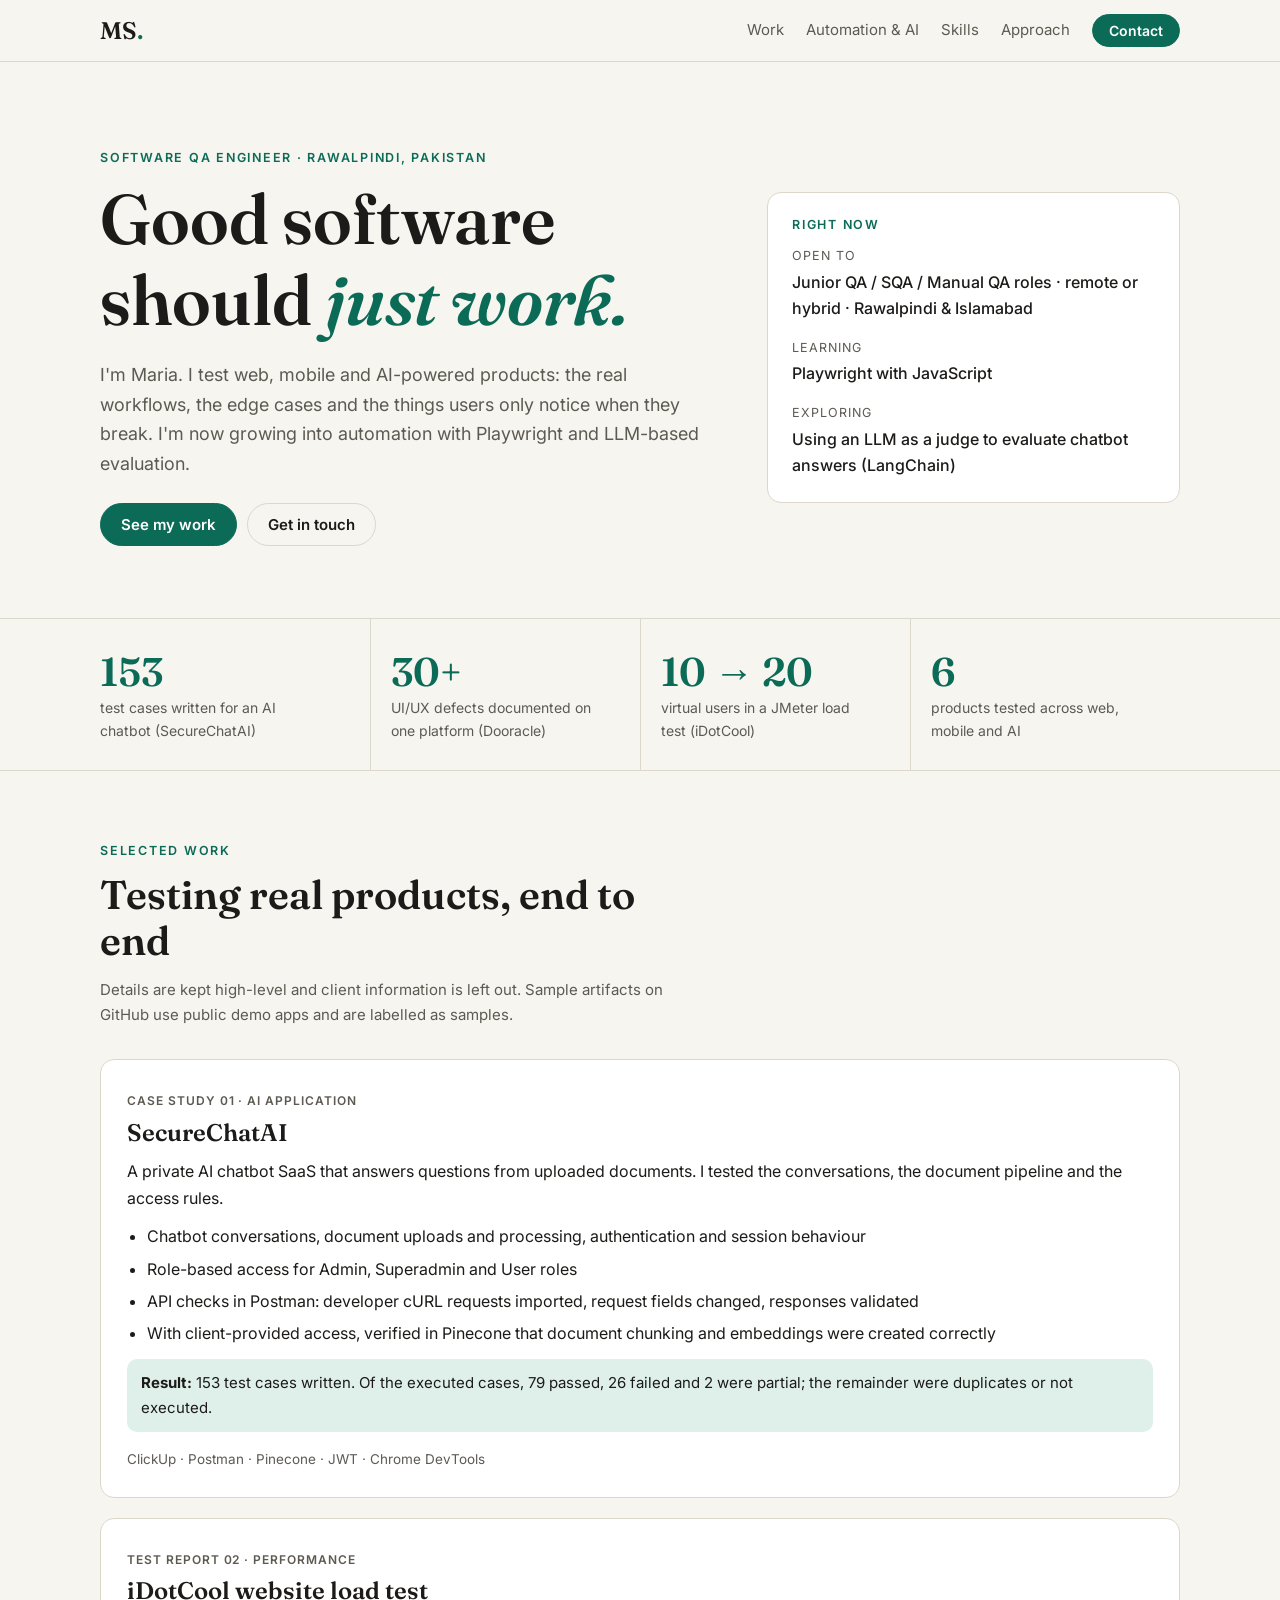
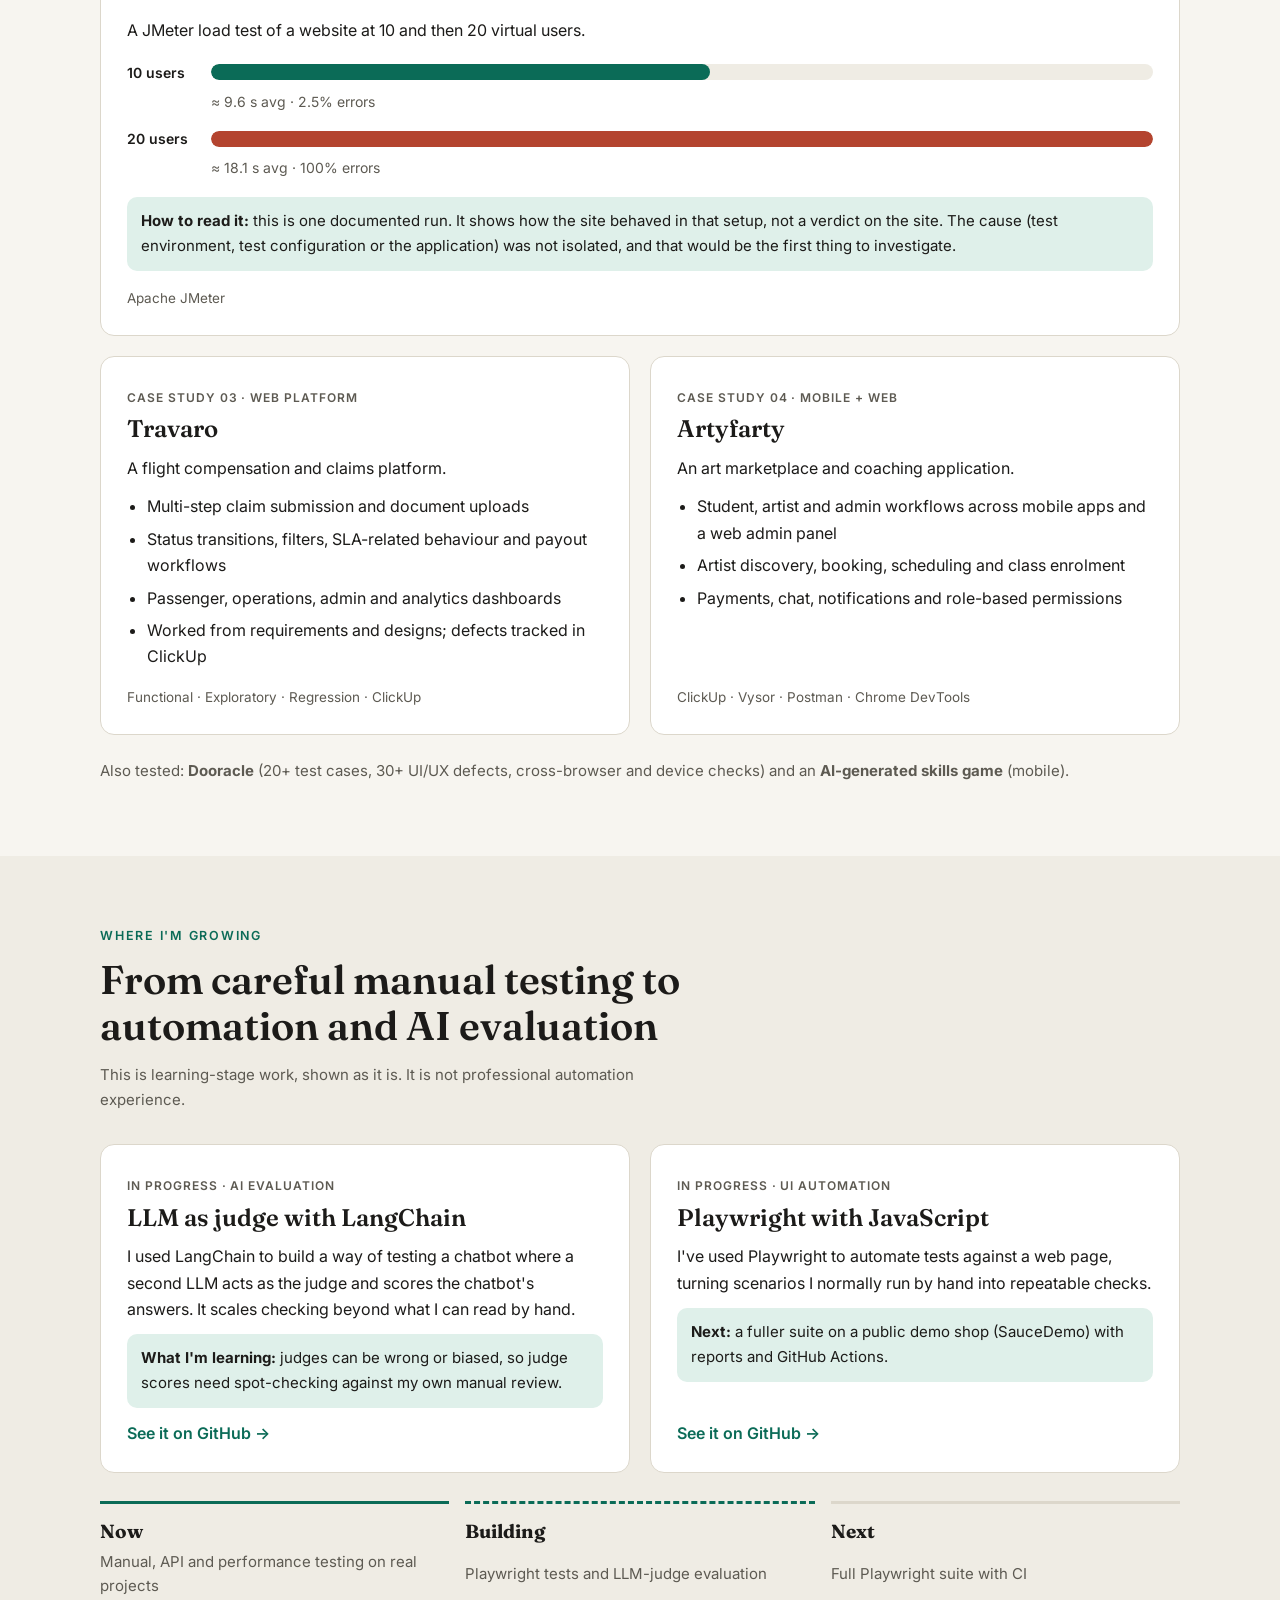
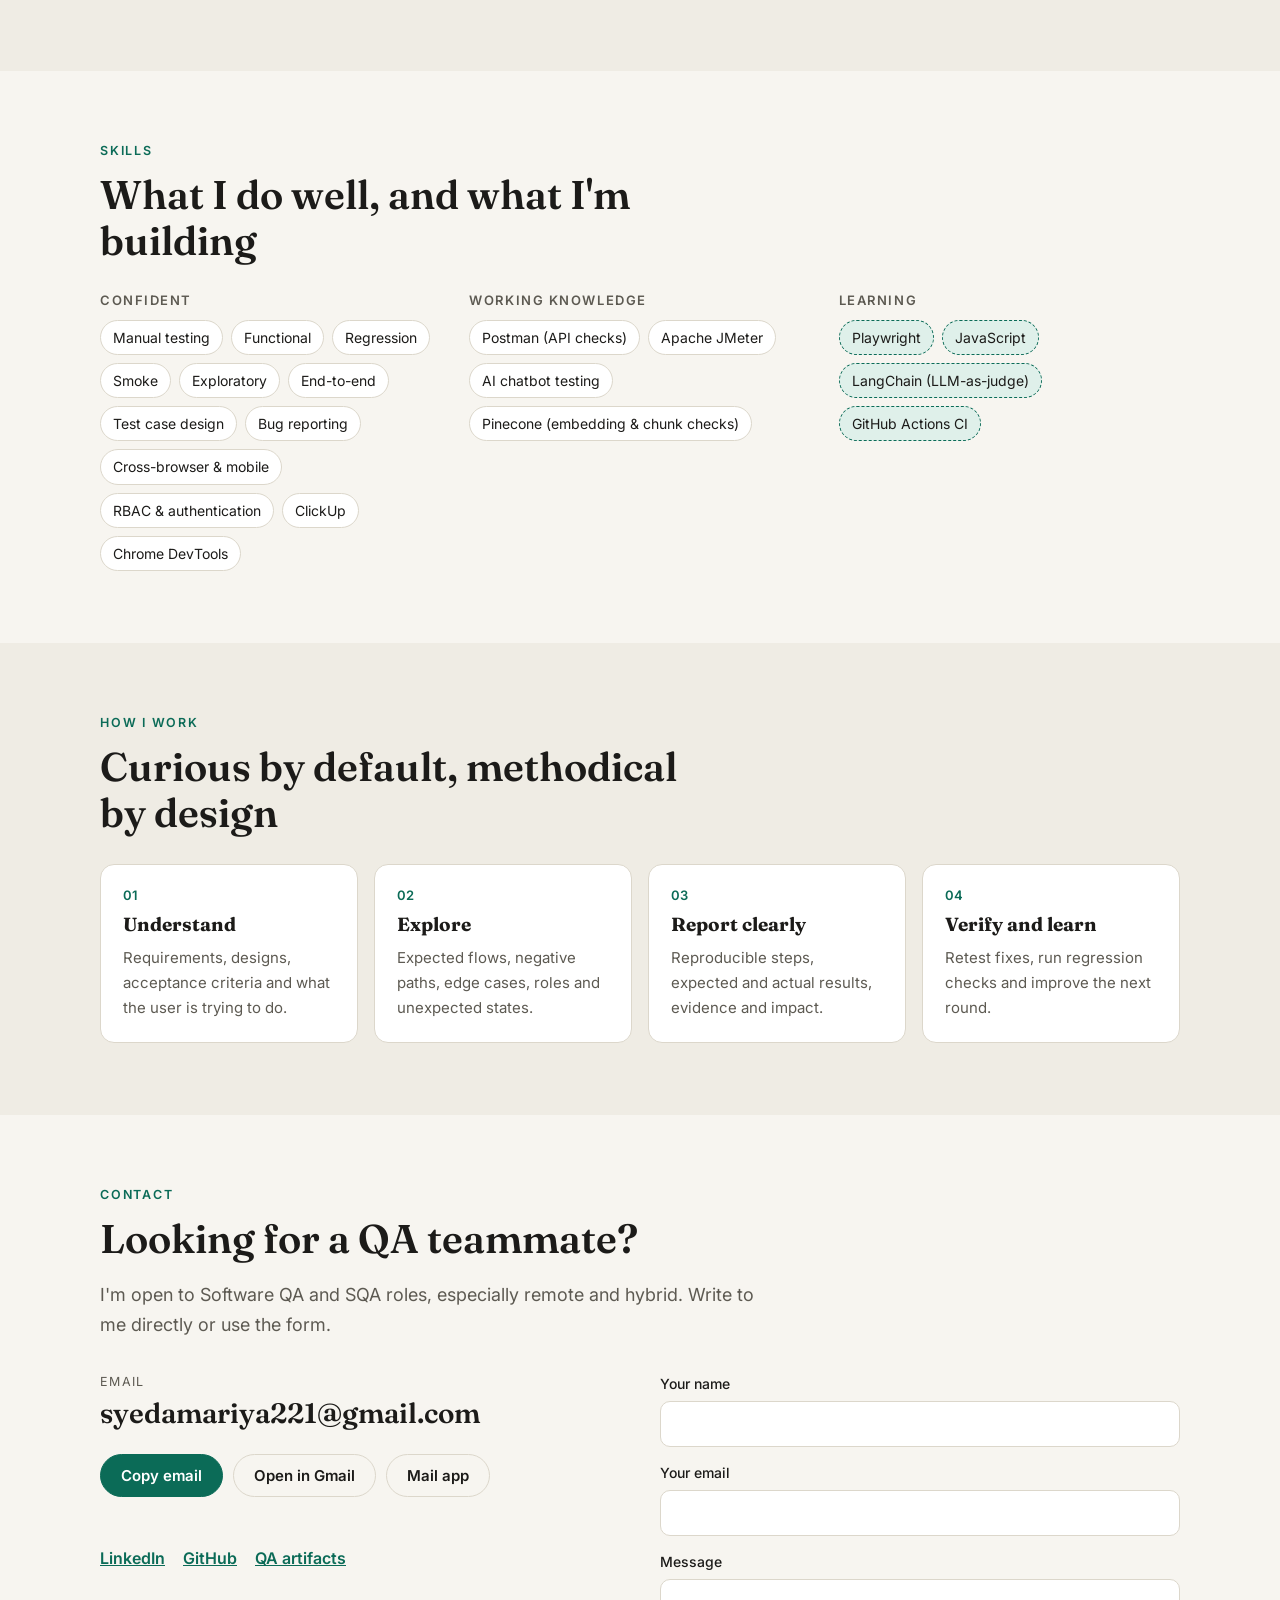
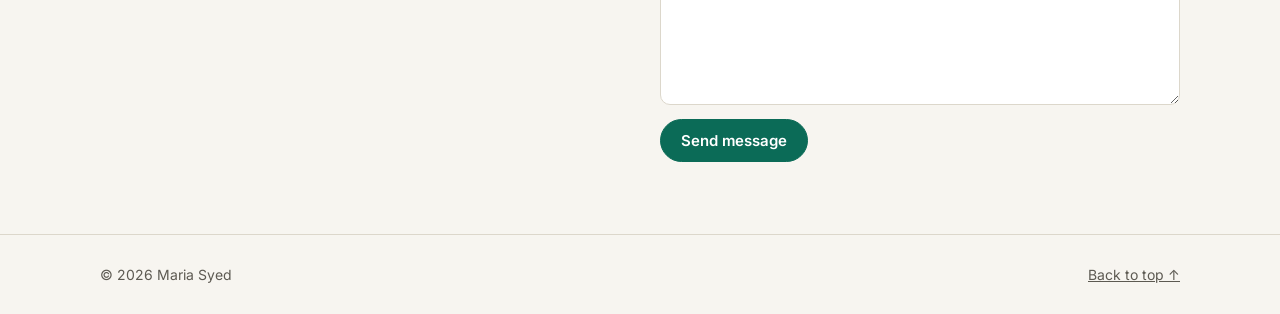
<file: index.html>
<!doctype html>
<html lang="en">
<head>
<meta charset="utf-8">
<meta name="viewport" content="width=device-width, initial-scale=1">
<title>Maria Syed — Software QA Engineer</title>
<meta name="description" content="Maria Syed is a Software QA Engineer testing web, mobile and AI-powered products, now building automation skills with Playwright and LLM-based evaluation.">
<meta name="theme-color" content="#0b6b57">
<link rel="icon" href="favicon.svg" type="image/svg+xml">
<link rel="preconnect" href="https://fonts.googleapis.com">
<link rel="preconnect" href="https://fonts.gstatic.com" crossorigin>
<link href="https://fonts.googleapis.com/css2?family=Fraunces:opsz,wght@9..144,500;9..144,600&family=Inter:wght@400;500;600&display=swap" rel="stylesheet">
<link rel="stylesheet" href="styles.css">
</head>
<body>
<a class="skip" href="#main">Skip to content</a>

<header class="nav">
  <a class="logo" href="#top" aria-label="Maria Syed, home">MS<span>.</span></a>
  <button class="menu" aria-expanded="false" aria-controls="links" aria-label="Menu">Menu</button>
  <nav id="links" class="links">
    <a href="#work">Work</a>
    <a href="#growth">Automation &amp; AI</a>
    <a href="#skills">Skills</a>
    <a href="#approach">Approach</a>
    <a class="btn small" href="#contact">Contact</a>
  </nav>
</header>

<main id="main">

<section class="hero" id="top">
  <div class="hero-text">
    <p class="eyebrow">Software QA Engineer · Rawalpindi, Pakistan</p>
    <h1>Good software should <em>just work.</em></h1>
    <p class="lead">I'm Maria. I test web, mobile and AI-powered products: the real workflows, the edge cases and the things users only notice when they break. I'm now growing into automation with Playwright and LLM-based evaluation.</p>
    <div class="cta">
      <a class="btn" href="#work">See my work</a>
      <a class="btn ghost" href="#contact">Get in touch</a>
    </div>
  </div>
  <aside class="status" aria-label="Current focus">
    <h2>Right now</h2>
    <dl>
      <div><dt>Open to</dt><dd>Junior QA / SQA / Manual QA roles · remote or hybrid · Rawalpindi &amp; Islamabad</dd></div>
      <div><dt>Learning</dt><dd>Playwright with JavaScript</dd></div>
      <div><dt>Exploring</dt><dd>Using an LLM as a judge to evaluate chatbot answers (LangChain)</dd></div>
    </dl>
  </aside>
</section>

<section class="numbers" aria-label="Highlights">
  <div><strong>153</strong><span>test cases written for an AI chatbot (SecureChatAI)</span></div>
  <div><strong>30+</strong><span>UI/UX defects documented on one platform (Dooracle)</span></div>
  <div><strong>10 → 20</strong><span>virtual users in a JMeter load test (iDotCool)</span></div>
  <div><strong>6</strong><span>products tested across web, mobile and AI</span></div>
</section>

<section id="work" class="section">
  <p class="eyebrow">Selected work</p>
  <h2>Testing real products, end to end</h2>
  <p class="note">Details are kept high-level and client information is left out. Sample artifacts on GitHub use public demo apps and are labelled as samples.</p>

  <div class="cards">
    <article class="card wide">
      <header><span class="tag">Case study 01 · AI application</span><h3>SecureChatAI</h3></header>
      <p>A private AI chatbot SaaS that answers questions from uploaded documents. I tested the conversations, the document pipeline and the access rules.</p>
      <ul>
        <li>Chatbot conversations, document uploads and processing, authentication and session behaviour</li>
        <li>Role-based access for Admin, Superadmin and User roles</li>
        <li>API checks in Postman: developer cURL requests imported, request fields changed, responses validated</li>
        <li>With client-provided access, verified in Pinecone that document chunking and embeddings were created correctly</li>
      </ul>
      <p class="result"><strong>Result:</strong> 153 test cases written. Of the executed cases, 79 passed, 26 failed and 2 were partial; the remainder were duplicates or not executed.</p>
      <p class="tools">ClickUp · Postman · Pinecone · JWT · Chrome DevTools</p>
    </article>

    <article class="card wide">
      <header><span class="tag">Test report 02 · Performance</span><h3>iDotCool website load test</h3></header>
      <p>A JMeter load test of a website at 10 and then 20 virtual users.</p>
      <div class="bars" role="img" aria-label="Average response time was about 9.6 seconds with 2.5 percent errors at 10 users, and about 18.1 seconds with 100 percent errors at 20 users">
        <div class="bar-row"><span class="bar-label">10 users</span><div class="track"><i style="width:53%"></i></div><span class="bar-val">≈ 9.6 s avg · 2.5% errors</span></div>
        <div class="bar-row"><span class="bar-label">20 users</span><div class="track"><i class="bad" style="width:100%"></i></div><span class="bar-val">≈ 18.1 s avg · 100% errors</span></div>
      </div>
      <p class="result"><strong>How to read it:</strong> this is one documented run. It shows how the site behaved in that setup, not a verdict on the site. The cause (test environment, test configuration or the application) was not isolated, and that would be the first thing to investigate.</p>
      <p class="tools">Apache JMeter</p>
    </article>

    <article class="card">
      <header><span class="tag">Case study 03 · Web platform</span><h3>Travaro</h3></header>
      <p>A flight compensation and claims platform.</p>
      <ul>
        <li>Multi-step claim submission and document uploads</li>
        <li>Status transitions, filters, SLA-related behaviour and payout workflows</li>
        <li>Passenger, operations, admin and analytics dashboards</li>
        <li>Worked from requirements and designs; defects tracked in ClickUp</li>
      </ul>
      <p class="tools">Functional · Exploratory · Regression · ClickUp</p>
    </article>

    <article class="card">
      <header><span class="tag">Case study 04 · Mobile + web</span><h3>Artyfarty</h3></header>
      <p>An art marketplace and coaching application.</p>
      <ul>
        <li>Student, artist and admin workflows across mobile apps and a web admin panel</li>
        <li>Artist discovery, booking, scheduling and class enrolment</li>
        <li>Payments, chat, notifications and role-based permissions</li>
      </ul>
      <p class="tools">ClickUp · Vysor · Postman · Chrome DevTools</p>
    </article>
  </div>
  <p class="also">Also tested: <strong>Dooracle</strong> (20+ test cases, 30+ UI/UX defects, cross-browser and device checks) and an <strong>AI-generated skills game</strong> (mobile).</p>
</section>

<section id="growth" class="section tint">
  <p class="eyebrow">Where I'm growing</p>
  <h2>From careful manual testing to automation and AI evaluation</h2>
  <p class="note">This is learning-stage work, shown as it is. It is not professional automation experience.</p>

  <div class="cards two">
    <article class="card">
      <header><span class="tag">In progress · AI evaluation</span><h3>LLM as judge with LangChain</h3></header>
      <p>I used LangChain to build a way of testing a chatbot where a second LLM acts as the judge and scores the chatbot's answers. It scales checking beyond what I can read by hand.</p>
      <p class="limit"><strong>What I'm learning:</strong> judges can be wrong or biased, so judge scores need spot-checking against my own manual review.</p>
      <a class="link" href="https://github.com/cyeda221" rel="noopener">See it on GitHub →</a>
    </article>
    <article class="card">
      <header><span class="tag">In progress · UI automation</span><h3>Playwright with JavaScript</h3></header>
      <p>I've used Playwright to automate tests against a web page, turning scenarios I normally run by hand into repeatable checks.</p>
      <p class="limit"><strong>Next:</strong> a fuller suite on a public demo shop (SauceDemo) with reports and GitHub Actions.</p>
      <a class="link" href="https://github.com/cyeda221" rel="noopener">See it on GitHub →</a>
    </article>
  </div>

  <ol class="path" aria-label="Learning path">
    <li class="done"><b>Now</b><span>Manual, API and performance testing on real projects</span></li>
    <li class="doing"><b>Building</b><span>Playwright tests and LLM-judge evaluation</span></li>
    <li><b>Next</b><span>Full Playwright suite with CI</span></li>
  </ol>
</section>

<section id="skills" class="section">
  <p class="eyebrow">Skills</p>
  <h2>What I do well, and what I'm building</h2>
  <div class="skills">
    <div>
      <h3>Confident</h3>
      <ul class="chips">
        <li>Manual testing</li><li>Functional</li><li>Regression</li><li>Smoke</li><li>Exploratory</li><li>End-to-end</li><li>Test case design</li><li>Bug reporting</li><li>Cross-browser &amp; mobile</li><li>RBAC &amp; authentication</li><li>ClickUp</li><li>Chrome DevTools</li>
      </ul>
    </div>
    <div>
      <h3>Working knowledge</h3>
      <ul class="chips">
        <li>Postman (API checks)</li><li>Apache JMeter</li><li>AI chatbot testing</li><li>Pinecone (embedding &amp; chunk checks)</li>
      </ul>
    </div>
    <div>
      <h3>Learning</h3>
      <ul class="chips learning">
        <li>Playwright</li><li>JavaScript</li><li>LangChain (LLM-as-judge)</li><li>GitHub Actions CI</li>
      </ul>
    </div>
  </div>
</section>

<section id="approach" class="section tint">
  <p class="eyebrow">How I work</p>
  <h2>Curious by default, methodical by design</h2>
  <ol class="steps">
    <li><b>Understand</b><span>Requirements, designs, acceptance criteria and what the user is trying to do.</span></li>
    <li><b>Explore</b><span>Expected flows, negative paths, edge cases, roles and unexpected states.</span></li>
    <li><b>Report clearly</b><span>Reproducible steps, expected and actual results, evidence and impact.</span></li>
    <li><b>Verify and learn</b><span>Retest fixes, run regression checks and improve the next round.</span></li>
  </ol>
</section>

<section id="contact" class="section contact">
  <p class="eyebrow">Contact</p>
  <h2>Looking for a QA teammate?</h2>
  <p class="lead">I'm open to Software QA and SQA roles, especially remote and hybrid. Write to me directly or use the form.</p>

  <div class="contact-grid">
    <div class="direct">
      <p class="mail-label">Email</p>
      <p class="mail" id="mail">syedamariya221@gmail.com</p>
      <div class="cta">
        <button class="btn" id="copy" type="button">Copy email</button>
        <a class="btn ghost" href="https://mail.google.com/mail/?view=cm&amp;to=syedamariya221@gmail.com&amp;su=QA%20opportunity" target="_blank" rel="noopener">Open in Gmail</a>
        <a class="btn ghost" href="mailto:syedamariya221@gmail.com">Mail app</a>
      </div>
      <p class="live" id="copied" role="status" aria-live="polite"></p>
      <ul class="social">
        <li><a href="https://www.linkedin.com/in/syeda-maria-3011ma/" rel="noopener">LinkedIn</a></li>
        <li><a href="https://github.com/cyeda221" rel="noopener">GitHub</a></li>
        <li><a href="https://github.com/cyeda221/qa-manual-testing-portfolio" rel="noopener">QA artifacts</a></li>
      </ul>
    </div>

    <form name="contact" method="POST" action="/thanks.html" data-netlify="true" netlify-honeypot="bot-field">
      <input type="hidden" name="form-name" value="contact">
      <p class="hp"><label>Leave this empty <input name="bot-field"></label></p>
      <label>Your name <input type="text" name="name" autocomplete="name" required></label>
      <label>Your email <input type="email" name="email" autocomplete="email" required></label>
      <label>Message <textarea name="message" rows="5" required></textarea></label>
      <button class="btn" type="submit">Send message</button>
    </form>
  </div>
</section>
</main>

<footer class="foot">
  <span>© <span id="year">2026</span> Maria Syed</span>
  <a href="#top">Back to top ↑</a>
</footer>

<script src="script.js"></script>
</body>
</html>
</file>
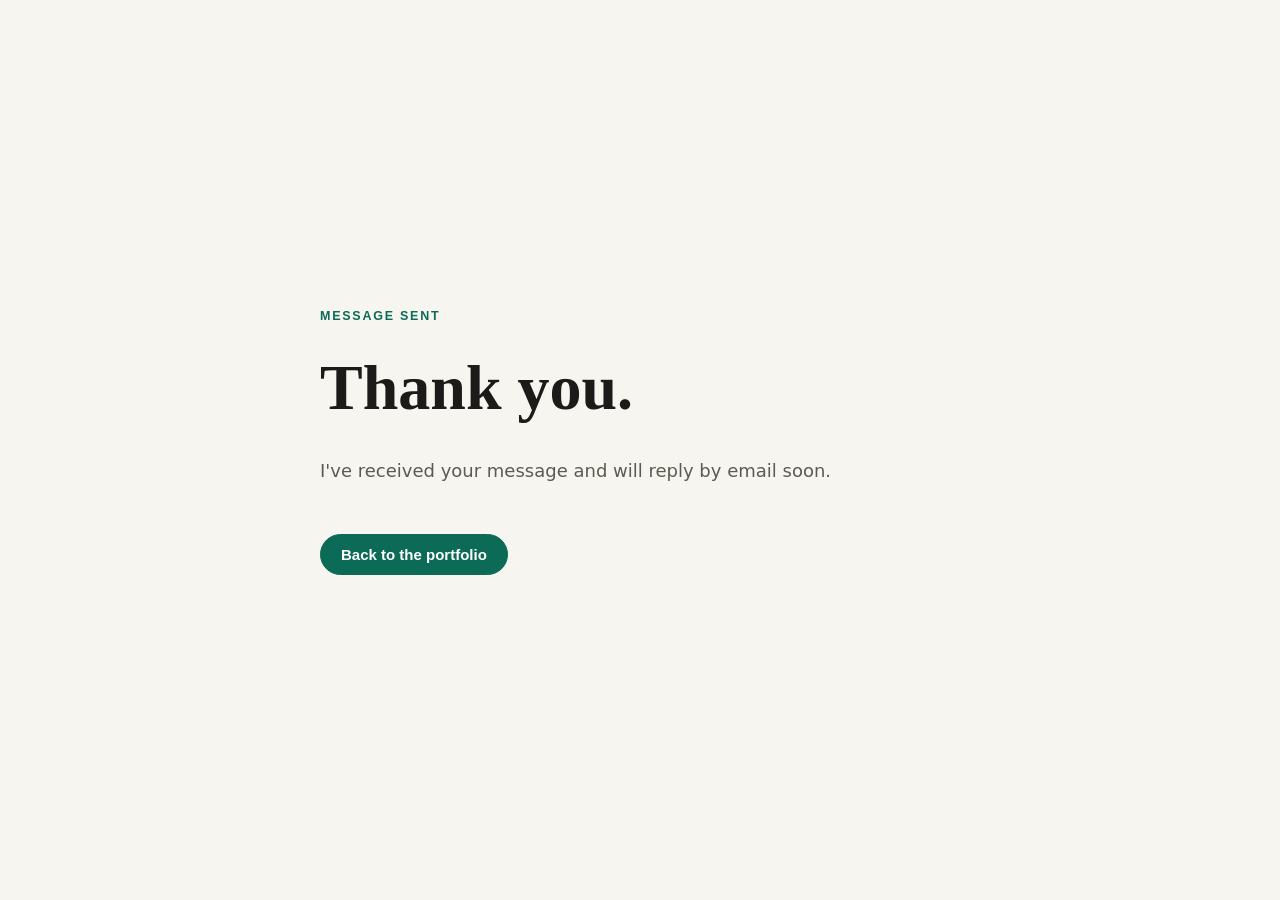
<file: thanks.html>
<!doctype html>
<html lang="en">
<head>
<meta charset="utf-8">
<meta name="viewport" content="width=device-width, initial-scale=1">
<title>Message sent — Maria Syed</title>
<link rel="icon" href="favicon.svg" type="image/svg+xml">
<link rel="stylesheet" href="styles.css">
</head>
<body>
<main class="thanks">
  <p class="eyebrow">Message sent</p>
  <h1>Thank you.</h1>
  <p class="lead">I've received your message and will reply by email soon.</p>
  <p><a class="btn" href="/">Back to the portfolio</a></p>
</main>
</body>
</html>
</file>
<file: styles.css>
:root{
  --bg:#f7f5f0; --surface:#ffffff; --tint:#efece4; --ink:#1c1b19; --muted:#5d5a52;
  --line:#dcd7cb; --accent:#0b6b57; --accent-ink:#ffffff; --accent-soft:#dff0ea; --bad:#b4442f;
  --radius:14px; --max:1080px;
}
@media (prefers-color-scheme:dark){
  :root:not([data-theme="light"]){
    --bg:#121413; --surface:#1a1d1b; --tint:#161917; --ink:#ecebe6; --muted:#a4a79f;
    --line:#2c312e; --accent:#4cc3a3; --accent-ink:#0c1512; --accent-soft:#1b2c27; --bad:#ee8a73;
  }
}
*{box-sizing:border-box}
html{scroll-behavior:smooth;scroll-padding-top:76px}
@media (prefers-reduced-motion:reduce){html{scroll-behavior:auto}}
body{margin:0;background:var(--bg);color:var(--ink);font:16px/1.65 Inter,system-ui,-apple-system,"Segoe UI",Roboto,sans-serif;-webkit-font-smoothing:antialiased}
h1,h2,h3{font-family:Fraunces,Georgia,serif;font-weight:600;line-height:1.15;margin:0}
a{color:inherit}
.skip{position:absolute;left:-999px;top:8px;background:var(--accent);color:var(--accent-ink);padding:8px 14px;border-radius:8px;z-index:100}
.skip:focus{left:8px}
:focus-visible{outline:3px solid var(--accent);outline-offset:3px;border-radius:6px}

/* nav */
.nav{position:sticky;top:0;z-index:50;display:flex;align-items:center;justify-content:space-between;gap:16px;padding:14px max(16px,calc((100% - var(--max))/2));background:color-mix(in srgb,var(--bg) 90%,transparent);backdrop-filter:blur(10px);border-bottom:1px solid var(--line)}
.logo{font:600 24px Fraunces,Georgia,serif;text-decoration:none}
.logo span{color:var(--accent)}
.links{display:flex;align-items:center;gap:22px}
.links a{text-decoration:none;font-size:15px;color:var(--muted)}
.links a:hover{color:var(--ink)}
.menu{display:none;background:none;border:1px solid var(--line);color:var(--ink);border-radius:999px;padding:6px 14px;font:500 14px Inter,sans-serif;cursor:pointer}

/* buttons */
.btn{display:inline-block;background:var(--accent);color:var(--accent-ink)!important;border:1px solid var(--accent);padding:11px 20px;border-radius:999px;font:600 15px Inter,sans-serif;text-decoration:none;cursor:pointer;transition:transform .15s}
.btn:hover{transform:translateY(-1px)}
.btn.ghost{background:transparent;color:var(--ink)!important;border-color:var(--line)}
.btn.ghost:hover{border-color:var(--ink)}
.btn.small{padding:7px 16px;font-size:14px;color:var(--accent-ink)!important}
.cta{display:flex;flex-wrap:wrap;gap:10px;margin-top:24px}

/* layout */
main>section{padding:72px max(16px,calc((100% - var(--max))/2))}
.eyebrow{font:600 12.5px Inter,sans-serif;letter-spacing:.14em;text-transform:uppercase;color:var(--accent);margin:0 0 14px}
.section h2{font-size:clamp(28px,4vw,40px);max-width:22ch;margin-bottom:14px}
.tint{background:var(--tint)}
.note{color:var(--muted);max-width:68ch;margin:0 0 32px;font-size:15px}
.lead{font-size:18px;color:var(--muted);max-width:60ch}

/* hero */
.hero{display:grid;grid-template-columns:1.5fr 1fr;gap:48px;align-items:center;padding-top:88px!important}
.hero h1{font-size:clamp(40px,6.4vw,70px);margin-bottom:20px}
.hero h1 em{font-style:italic;color:var(--accent)}
.status{background:var(--surface);border:1px solid var(--line);border-radius:var(--radius);padding:24px}
.status h2{font:600 12.5px Inter,sans-serif;letter-spacing:.14em;text-transform:uppercase;color:var(--accent);margin:0 0 14px;max-width:none}
.status dl{margin:0;display:grid;gap:16px}
.status dt{font-size:12.5px;color:var(--muted);text-transform:uppercase;letter-spacing:.08em}
.status dd{margin:2px 0 0;font-weight:500}

/* numbers */
.numbers{display:grid;grid-template-columns:repeat(4,1fr);gap:0;padding:0 max(16px,calc((100% - var(--max))/2))!important;border-block:1px solid var(--line)}
.numbers div{padding:28px 20px;border-left:1px solid var(--line)}
.numbers div:first-child{border-left:0;padding-left:0}
.numbers strong{display:block;font:600 40px Fraunces,Georgia,serif;color:var(--accent)}
.numbers span{font-size:14px;color:var(--muted);display:block;max-width:24ch}

/* cards */
.cards{display:grid;grid-template-columns:repeat(2,1fr);gap:20px}
.cards.two{margin-bottom:28px}
.card{background:var(--surface);border:1px solid var(--line);border-radius:var(--radius);padding:26px;display:flex;flex-direction:column;gap:12px}
.card.wide{grid-column:1/-1}
.card h3{font-size:24px;margin-top:6px}
.card p{margin:0}
.card ul{margin:0;padding-left:20px;display:grid;gap:6px}
.tag{font:600 12px Inter,sans-serif;letter-spacing:.08em;text-transform:uppercase;color:var(--muted)}
.result,.limit{background:var(--accent-soft);border-radius:10px;padding:12px 14px;font-size:15px}
.tools{font-size:13.5px;color:var(--muted);margin-top:auto!important;padding-top:4px}
.link{font-weight:600;color:var(--accent);text-decoration:none;margin-top:auto}
.link:hover{text-decoration:underline}
.also{margin:24px 0 0;color:var(--muted);font-size:15px}

/* bars */
.bars{display:grid;gap:14px;margin:6px 0}
.bar-row{display:grid;grid-template-columns:70px 1fr;gap:6px 14px;align-items:center}
.bar-label{font-weight:600;font-size:14px}
.track{height:16px;background:var(--tint);border-radius:999px;overflow:hidden}
.track i{display:block;height:100%;background:var(--accent);border-radius:999px}
.track i.bad{background:var(--bad)}
.bar-val{grid-column:2;font-size:14px;color:var(--muted)}

/* path & steps */
.path,.steps{list-style:none;margin:0;padding:0;display:grid;gap:16px}
.path{grid-template-columns:repeat(3,1fr)}
.path li{border-top:3px solid var(--line);padding-top:12px;display:grid;gap:2px}
.path li.done{border-color:var(--accent)}
.path li.doing{border-color:var(--accent);border-top-style:dashed}
.path b,.steps b{font-family:Fraunces,Georgia,serif;font-size:19px}
.path span,.steps span{color:var(--muted);font-size:15px}
.steps{grid-template-columns:repeat(4,1fr);counter-reset:s;margin-top:28px}
.steps li{counter-increment:s;background:var(--surface);border:1px solid var(--line);border-radius:var(--radius);padding:22px;display:grid;gap:6px;align-content:start}
.steps li::before{content:"0" counter(s);font:600 13px Inter,sans-serif;color:var(--accent)}

/* skills */
.skills{display:grid;grid-template-columns:repeat(3,1fr);gap:28px;margin-top:28px}
.skills h3{font:600 13px Inter,sans-serif;letter-spacing:.12em;text-transform:uppercase;color:var(--muted);margin-bottom:12px}
.chips{list-style:none;margin:0;padding:0;display:flex;flex-wrap:wrap;gap:8px}
.chips li{border:1px solid var(--line);background:var(--surface);padding:5px 12px;border-radius:999px;font-size:14px}
.chips.learning li{border-style:dashed;border-color:var(--accent);background:var(--accent-soft)}

/* contact */
.contact-grid{display:grid;grid-template-columns:1fr 1fr;gap:40px;margin-top:32px}
.mail-label{margin:0;font-size:12.5px;text-transform:uppercase;letter-spacing:.1em;color:var(--muted)}
.mail{font:600 clamp(20px,3vw,28px) Fraunces,Georgia,serif;margin:4px 0 0;overflow-wrap:anywhere;user-select:all}
.live{min-height:24px;margin:10px 0 0;color:var(--accent);font-weight:500;font-size:14px}
.social{list-style:none;display:flex;gap:18px;padding:0;margin:14px 0 0}
.social a{color:var(--accent);font-weight:600}
form{display:grid;gap:14px}
form label{display:grid;gap:6px;font-weight:500;font-size:14px}
form input,form textarea{font:16px Inter,sans-serif;padding:12px 14px;border:1px solid var(--line);border-radius:10px;background:var(--surface);color:var(--ink)}
form button{justify-self:start}
.hp{position:absolute;left:-9999px;height:0;overflow:hidden}

/* footer & thanks */
.foot{display:flex;justify-content:space-between;gap:12px;flex-wrap:wrap;padding:28px max(16px,calc((100% - var(--max))/2));border-top:1px solid var(--line);color:var(--muted);font-size:14px}
.thanks{min-height:100vh;display:grid;align-content:center;justify-items:start;gap:14px;padding:32px max(16px,calc((100% - 640px)/2))}
.thanks h1{font-size:clamp(40px,8vw,64px)}

/* reveal */
.reveal{opacity:0;transform:translateY(12px);transition:opacity .5s,transform .5s}
.reveal.in{opacity:1;transform:none}

/* responsive */
@media (max-width:860px){
  .hero,.contact-grid{grid-template-columns:1fr}
  .numbers{grid-template-columns:repeat(2,1fr)}
  .numbers div:nth-child(3){border-left:0;padding-left:0}
  .cards,.skills,.steps,.path{grid-template-columns:1fr}
  .menu{display:block}
  .links{display:none;position:absolute;top:100%;left:0;right:0;flex-direction:column;align-items:flex-start;gap:14px;padding:18px 16px;background:var(--bg);border-bottom:1px solid var(--line)}
  .links.open{display:flex}
  main>section{padding-block:52px}
}
</file>
